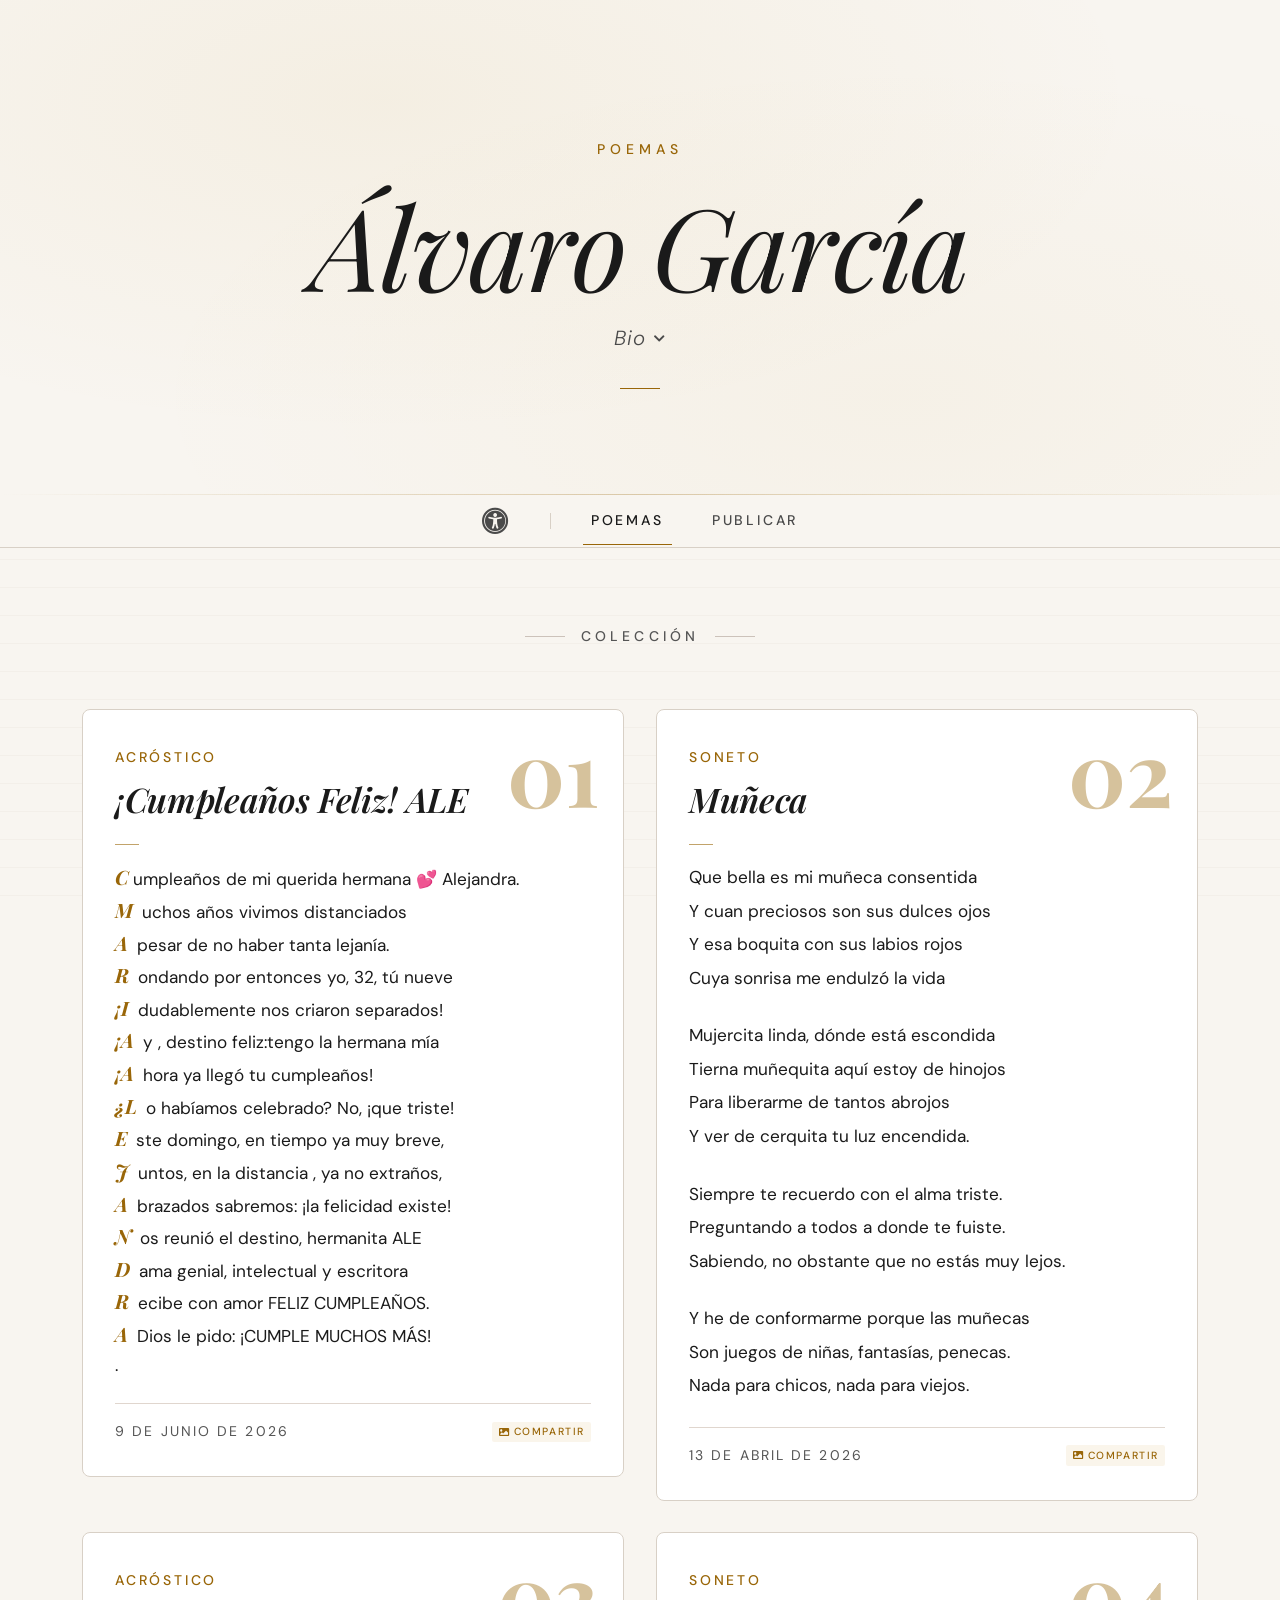
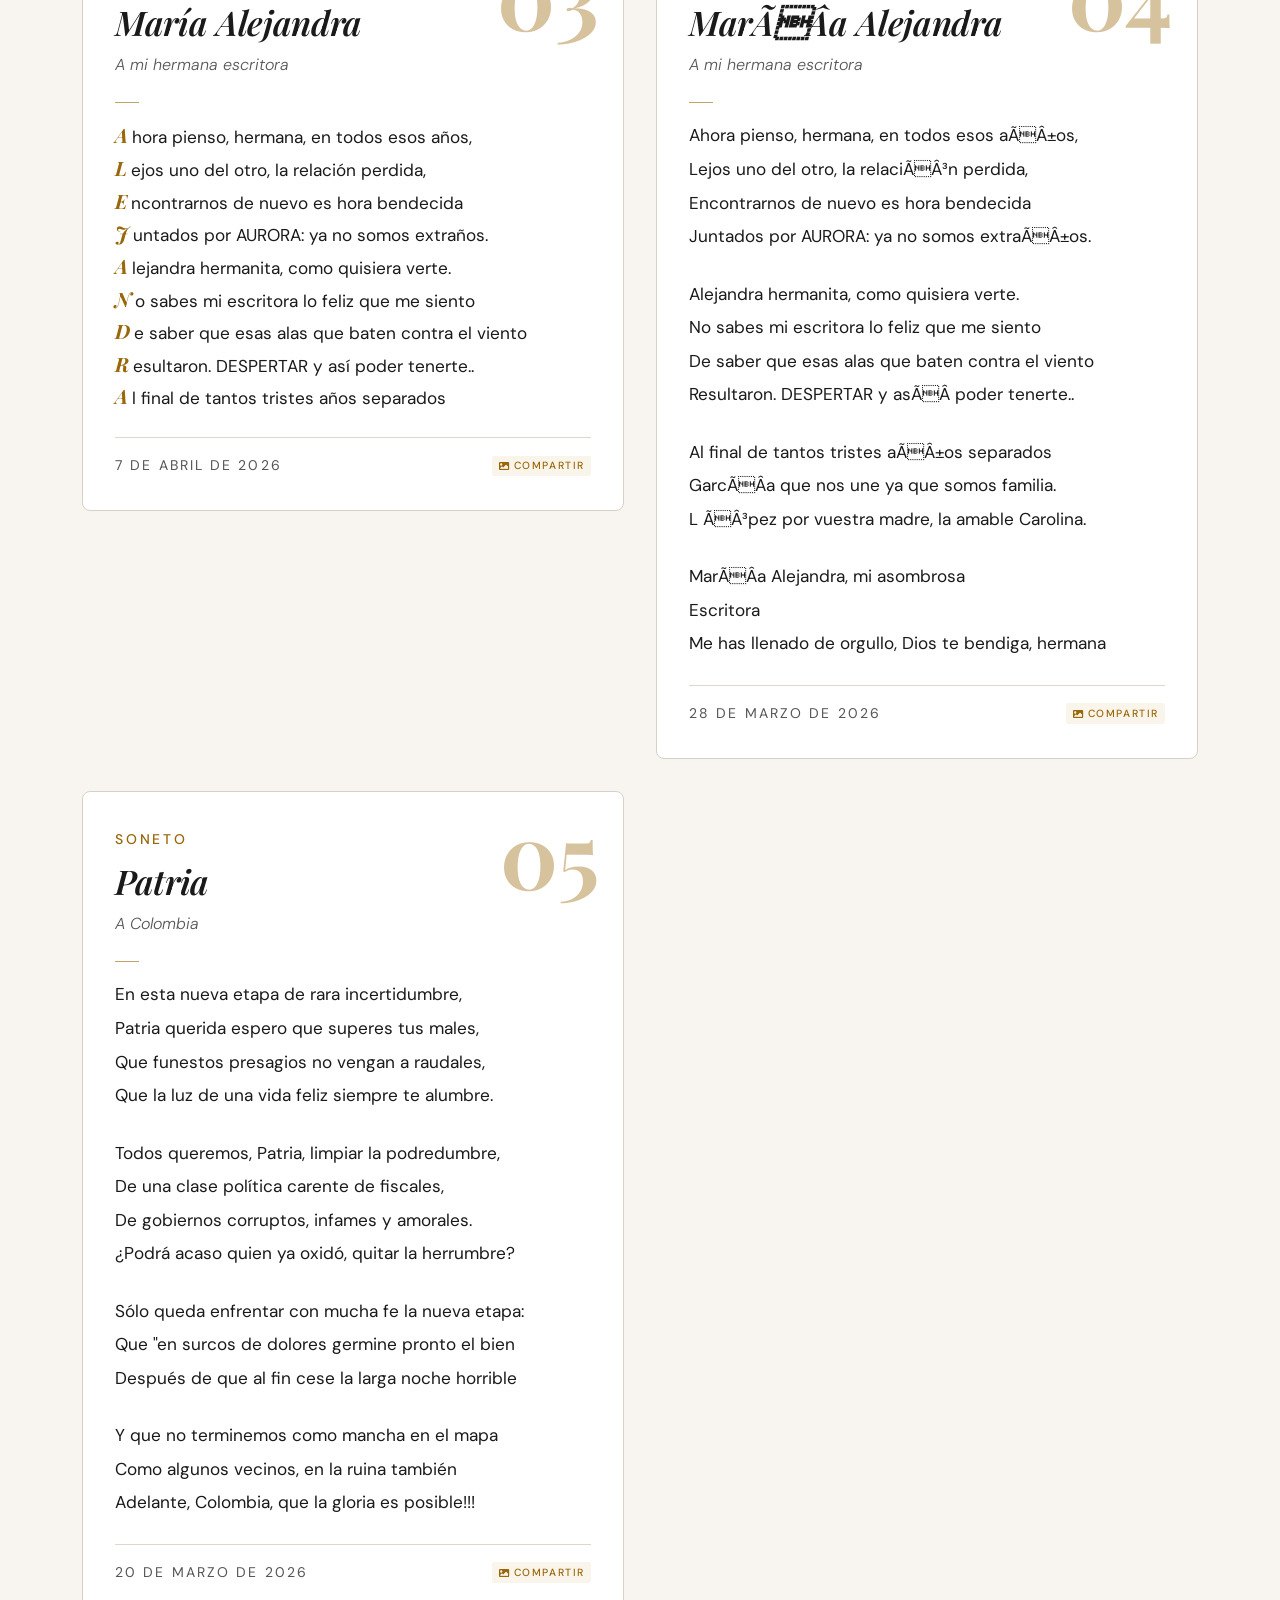
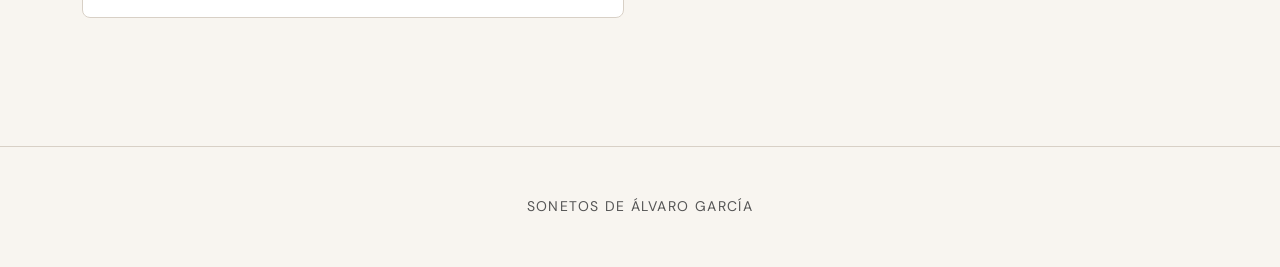
<file: index.html>
<!DOCTYPE html>
<html lang="es">
<head>
  <meta charset="UTF-8">
  <meta name="viewport" content="width=device-width, initial-scale=1.0">
  <title>Álvaro García — Poemas</title>
  <meta name="description" content="Colección de poemas de Álvaro García. Sonetos, acrósticos, haikus y verso libre.">
  <meta name="author" content="Álvaro García">
  <link rel="canonical" href="https://alvaro-garcia-poeta.pages.dev/">

  <!-- Open Graph -->
  <meta property="og:type" content="website">
  <meta property="og:title" content="Álvaro García — Poemas">
  <meta property="og:description" content="Colección de poemas de Álvaro García. Sonetos, acrósticos, haikus y verso libre.">
  <meta property="og:url" content="https://alvaro-garcia-poeta.pages.dev/">
  <meta property="og:site_name" content="Álvaro García — Poeta">
  <meta property="og:locale" content="es_ES">
  <meta property="og:image" content="https://alvaro-garcia-poeta.pages.dev/assets/compaartir-soneto.webp">
  <meta property="og:image:type" content="image/webp">

  <!-- Twitter Card -->
  <meta name="twitter:card" content="summary">
  <meta name="twitter:title" content="Álvaro García — Poemas">
  <meta name="twitter:description" content="Colección de poemas de Álvaro García. Sonetos, acrósticos, haikus y verso libre.">

  <!-- Prevent FOUC (Flash of Unstyled Content) by applying theme immediately -->
  <script>
    (function() {
      try {
        var saved = JSON.parse(localStorage.getItem('a11y-options'));
        var lightMode = saved && saved.lightMode;
        if (lightMode === 'light') {
          document.documentElement.style.colorScheme = 'light';
        } else if (lightMode === 'dark') {
          document.documentElement.style.colorScheme = 'dark';
        }
      } catch (e) { /* ignore */ }
    })();
  </script>

  <!-- Shared head resources (fonts, Bootstrap, FA, shared CSS) -->
  <script src="components/head.js"></script>

  <!-- Page-specific styles -->
  <link rel="stylesheet" href="styles/index.css">
</head>
<body>
  <!-- Hero -->
  <header class="hero" role="banner">
    <span class="hero__overline" aria-hidden="true">Poemas</span>
    <h1 class="hero__title">Álvaro García</h1>
    <button class="bio-toggle hero__subtitle" id="bio-toggle" aria-expanded="false" aria-controls="bio-panel">
      <span class="bio-toggle__label"><em>Bio</em></span>
      <i class="fas fa-chevron-down bio-toggle__icon" aria-hidden="true"></i>
    </button>
    <span class="hero__ornament" aria-hidden="true"></span>
  </header>

  <!-- Bio Panel -->
  <section class="bio-panel" id="bio-panel" hidden aria-labelledby="bio-toggle">
    <div class="bio-panel__inner">
      <div class="bio-panel__photo pe-0 pe-md-4 pb-4 pb-md-0">
        <img src="assets/papi-londres.webp" alt="Retrato de Álvaro García" width="280" height="auto" loading="lazy">
      </div>
      <div class="bio-panel__text">
        <h2 class="bio-panel__name">Álvaro García</h2>
        <p class="bio-panel__rule"><span aria-hidden="true">◆</span></p>
        <p>Poeta y sonetista. Cultiva el verso clásico con sensibilidad contemporánea, explorando los territorios del amor, la memoria y el paisaje a través de la forma cerrada del soneto.</p>
        <p>Su escritura busca el equilibrio entre la disciplina métrica heredada y una voz personal que dialoga con la tradición lírica colombiana.</p>
      </div>
    </div>
  </section>

  <!-- Navigation (sticky below hero) -->
  <script src="components/header.js"></script>

  <!-- Main -->
  <main id="main-content">
    <section class="sonnets-section" aria-labelledby="sonnets-heading">
      <h2 id="sonnets-heading" class="section-label">Colección</h2>
      <div aria-live="polite" aria-atomic="true" class="sr-only" id="sonnets-status"></div>

      <div class="container">
        <div class="masonry-grid row" id="sonnets-grid"></div>
      </div>

      <div class="empty-state" id="empty-state" hidden>
        <div class="empty-state__icon" aria-hidden="true"><i class="fas fa-feather-alt"></i></div>
        <p class="empty-state__text">Aún no hay poemas publicados.</p>
      </div>

      <nav class="paginator" id="paginator" aria-label="Paginación de poemas" hidden>
        <button class="paginator__btn paginator__btn--prev" id="paginator-prev" aria-label="Página anterior">
          <i class="fas fa-chevron-left" aria-hidden="true"></i>
        </button>
        <span class="paginator__info" id="paginator-info"></span>
        <button class="paginator__btn paginator__btn--next" id="paginator-next" aria-label="Página siguiente">
          <i class="fas fa-chevron-right" aria-hidden="true"></i>
        </button>
      </nav>
    </section>
  </main>

  <!-- Accessibility Options -->
  <script src="a11y-options.js" defer></script>

  <!-- Footer -->
  <script src="components/footer.js"></script>

  <!-- Sonnets Loader -->
  <script src="scripts/index.js"></script>

  <!-- Bio Toggle -->
  <script>
    (function () {
      var btn = document.getElementById('bio-toggle');
      var panel = document.getElementById('bio-panel');
      if (!btn || !panel) return;
      btn.addEventListener('click', function () {
        var open = panel.hasAttribute('hidden');
        if (open) {
          panel.removeAttribute('hidden');
          btn.setAttribute('aria-expanded', 'true');
          panel.scrollIntoView({ behavior: 'smooth', block: 'start' });
        } else {
          panel.setAttribute('hidden', '');
          btn.setAttribute('aria-expanded', 'false');
        }
      });
    })();
  </script>
</body>
</html>
</file>
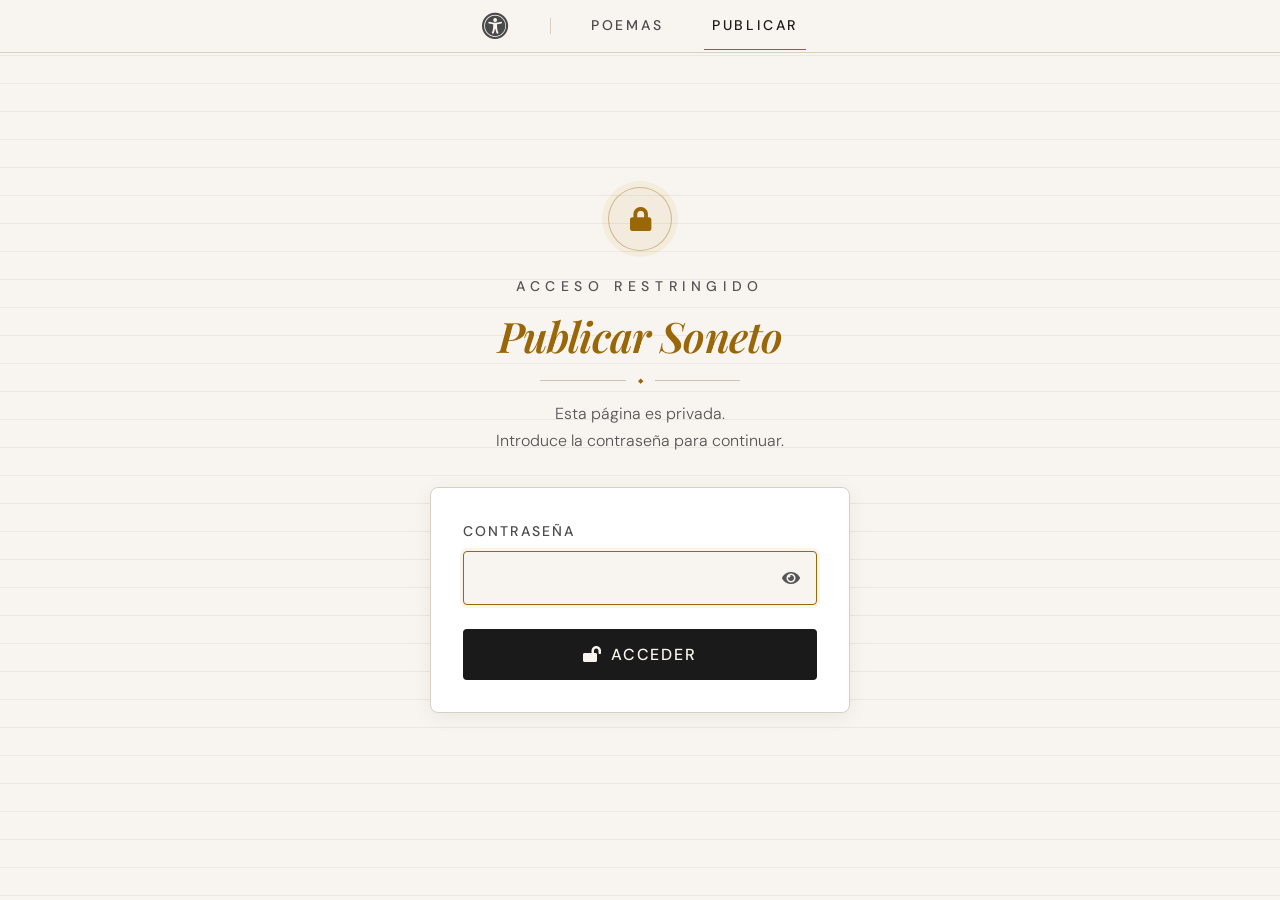
<file: publish.html>
<!DOCTYPE html>
<html lang="es">
<head>
  <meta charset="UTF-8">
  <meta name="viewport" content="width=device-width, initial-scale=1.0">
  <title>Publicar Soneto — Álvaro García</title>
  <meta name="robots" content="noindex, nofollow">

  <!-- Prevent FOUC (Flash of Unstyled Content) by applying theme immediately -->
  <!-- Also check gate auth so CSS hides the gate before first paint -->
  <script>
    (function() {
      try {
        var saved = JSON.parse(localStorage.getItem('a11y-options'));
        var lightMode = saved && saved.lightMode;
        if (lightMode === 'light') {
          document.documentElement.style.colorScheme = 'light';
        } else if (lightMode === 'dark') {
          document.documentElement.style.colorScheme = 'dark';
        }
      } catch (e) { /* ignore */ }
      // Gate: mark authenticated sessions so CSS unlocks main before paint.
      try {
        if (sessionStorage.getItem('publish-auth')) {
          document.documentElement.dataset.gateAuth = '1';
        }
      } catch (e) { /* ignore */ }
    })();
  </script>

  <!-- Shared head resources (fonts, Bootstrap, FA, shared CSS) -->
  <script src="components/head.js"></script>

  <!-- Page-specific styles -->
  <link rel="stylesheet" href="styles/publish.css">
</head>
<body>
  <!-- Header (skip-link + nav) -->
  <script src="components/header.js"></script>

  <!-- Page Gate — shown until password is validated -->
  <div id="page-gate" class="page-gate" role="dialog" aria-modal="true" aria-labelledby="gate-heading">
    <div class="page-gate__inner">
      <div class="page-gate__emblem" aria-hidden="true">
        <i class="fas fa-lock"></i>
      </div>
      <span class="page-gate__overline" aria-hidden="true">Acceso restringido</span>
      <h1 id="gate-heading" class="page-gate__title"><em>Publicar Soneto</em></h1>
      <div class="page-gate__rule" aria-hidden="true"><span>◆</span></div>
      <p class="page-gate__subtitle">Esta página es privada.<br>Introduce la contraseña para continuar.</p>
      <form id="gateForm" class="page-gate__form" novalidate>
        <div class="form-group">
          <label for="gate-password">Contraseña</label>
          <div class="password-wrapper">
            <input
              type="password"
              id="gate-password"
              name="gate-password"
              required
              autocomplete="current-password"
              aria-describedby="gate-error"
            >
            <button type="button" class="password-toggle" data-target="gate-password" aria-label="Mostrar contraseña">
              <i class="fas fa-eye" aria-hidden="true"></i>
            </button>
          </div>
          <div class="form-error" id="gate-error" aria-live="assertive"></div>
        </div>
        <button type="submit" class="btn-publish" id="gate-submit-btn">
          <i class="fas fa-lock-open" aria-hidden="true"></i>
          Acceder
        </button>
      </form>
    </div>
  </div>

  <!-- Main Content (hidden until gate is passed) -->
  <main id="main-content">
    <section class="publish-section" aria-labelledby="publish-heading">

      <!-- Poem Type Picker -->
      <div class="poem-type-picker" role="group" aria-labelledby="poem-type-label">
        <span id="poem-type-label" class="poem-type-picker__label">Tipo de composición</span>
        <div class="poem-type-picker__options">
          <label class="poem-type-option">
            <input type="radio" name="poem-type" value="soneto" checked>
            <span class="poem-type-option__inner">
              <i class="fas fa-scroll" aria-hidden="true"></i>
              Soneto
            </span>
          </label>
          <label class="poem-type-option">
            <input type="radio" name="poem-type" value="acrostico">
            <span class="poem-type-option__inner">
              <i class="fas fa-signature" aria-hidden="true"></i>
              Acróstico
            </span>
          </label>
          <label class="poem-type-option">
            <input type="radio" name="poem-type" value="haiku">
            <span class="poem-type-option__inner">
              <i class="fas fa-leaf" aria-hidden="true"></i>
              Haiku
            </span>
          </label>
          <label class="poem-type-option">
            <input type="radio" name="poem-type" value="verso-libre">
            <span class="poem-type-option__inner">
              <i class="fas fa-feather" aria-hidden="true"></i>
              Verso libre
            </span>
          </label>
        </div>
      </div>

      <div class="publish-header">
        <span class="publish-header__overline" aria-hidden="true">Nuevo</span>
        <h1 id="publish-heading" class="publish-header__title">Publicar Soneto</h1>
        <p id="publish-subtitle" class="publish-header__subtitle">Escribe o pega un soneto de 14 versos</p>
      </div>

      <!-- Form + Preview (side-by-side) -->
      <div class="publish-layout">
        <div class="publish-layout__form-column">
          <form id="sonnetForm" class="publish-form" novalidate>

              <!-- Password -->
              <div class="form-group">
                <label for="password">Contraseña</label>
                <div class="password-wrapper">
                  <input
                    type="password"
                    id="password"
                    name="password"
                    required
                    autocomplete="current-password"
                    aria-describedby="password-hint password-error"
                  >
                  <button type="button" class="password-toggle" aria-label="Mostrar contraseña" data-target="password">
                    <i class="fas fa-eye" aria-hidden="true"></i>
                  </button>
                </div>
                <span class="form-hint" id="password-hint">Contraseña de publicación</span>
                <div class="form-error" id="password-error" aria-live="assertive"></div>
              </div>

              <!-- Title -->
              <div class="form-group">
                <label for="title" id="title-label">Título del soneto</label>
                <input
                  type="text"
                  id="title"
                  name="title"
                  required
                  maxlength="200"
                  aria-describedby="title-error"
                >
                <div class="form-error" id="title-error" aria-live="assertive"></div>
              </div>

              <!-- Dedication -->
              <div class="form-group">
                <label for="dedication">
                  Dedicatoria
                  <span class="form-hint" style="display:inline; text-transform:none; letter-spacing:0; font-weight:400;">(opcional)</span>
                </label>
                <input
                  type="text"
                  id="dedication"
                  name="dedication"
                  maxlength="200"
                >
              </div>

              <!-- Sonnet body -->
              <div class="form-group">
                <label for="sonnet" id="poem-body-label">Soneto</label>
                <span class="form-hint" id="sonnet-hint">14 versos, uno por línea. Dos cuartetos (4+4) y dos tercetos (3+3).</span>
                <textarea
                  id="sonnet"
                  name="sonnet"
                  required
                  aria-describedby="sonnet-hint verse-count sonnet-error"
                ></textarea>
                <div class="verse-counter" id="verse-count" aria-live="polite">0 / 14 versos</div>
                <div class="form-error" id="sonnet-error" aria-live="assertive"></div>
              </div>

              <!-- Submit -->
              <button type="submit" class="btn-publish" id="submit-btn">
                <i class="fas fa-feather-alt" aria-hidden="true"></i>
                Publicar Soneto
              </button>

              <!-- Status -->
              <div id="form-status" class="form-status" role="status" aria-live="polite"></div>
            </form>
        </div>

        <!-- Live Preview (beside form) -->
        <div class="publish-layout__preview-column">
          <div class="preview-section" aria-labelledby="preview-heading">
            <h2 id="preview-heading" class="preview-heading">Vista previa</h2>
            <div class="preview-card" id="preview-card" aria-live="polite">
              <p class="preview-placeholder" id="preview-placeholder">
                La vista previa se mostrará aquí al escribir el soneto.
              </p>
            </div>
          </div>
        </div>
      </div>

      <!-- Sonnets List -->
      <div class="sonnets-section container" aria-labelledby="sonnets-heading">
        <h2 id="sonnets-heading" class="sonnets-heading mt-5">Biblioteca de Sonetos</h2>
        <div class="sonnets-table-head" aria-hidden="true">
          <span>Fecha</span>
          <span>Título</span>
          <span>Primeros versos</span>
          <span></span>
        </div>
        <div id="sonnets-list" class="sonnets-list" role="status" aria-live="polite"></div>
      </div>
    </section>
  </main>

  <!-- Delete Password Dialog -->
  <div class="password-dialog-overlay" id="delete-password-dialog" hidden>
    <div class="password-dialog" role="dialog" aria-labelledby="delete-dialog-title" aria-modal="true">
      <h3 id="delete-dialog-title" class="password-dialog__title">Contraseña requerida</h3>
      <p class="password-dialog__text">Introduce la contraseña para ocultar el soneto:</p>
      <div class="password-wrapper">
        <input
          type="password"
          id="delete-password-input"
          class="password-dialog__input"
          autocomplete="off"
          aria-label="Contraseña"
        >
        <button type="button" class="password-toggle" aria-label="Mostrar contraseña" data-target="delete-password-input">
          <i class="fas fa-eye" aria-hidden="true"></i>
        </button>
      </div>
      <div class="password-dialog__actions">
        <button type="button" class="password-dialog__btn password-dialog__btn--cancel" id="delete-dialog-cancel">Cancelar</button>
        <button type="button" class="password-dialog__btn password-dialog__btn--confirm" id="delete-dialog-confirm">Ocultar</button>
      </div>
    </div>
  </div>

  <!-- Accessibility Options -->
  <script src="a11y-options.js"></script>

  <!-- Footer -->
  <script src="components/footer.js"></script>

  <!-- Gate Handler (runs before publish form handler) -->
  <script src="scripts/gate.js"></script>

  <!-- Sonnet Manager Handler (fetch & delete) -->
  <script src="scripts/sonnet-manager.js"></script>

  <!-- Publish Form Handler -->
  <script src="scripts/publish.js"></script>

  <!-- Password Toggle -->
  <script>
    document.querySelectorAll('.password-toggle').forEach(function(btn) {
      btn.addEventListener('click', function() {
        var targetId = this.getAttribute('data-target');
        var input = document.getElementById(targetId);
        if (!input) return;
        var isHidden = input.type === 'password';
        input.type = isHidden ? 'text' : 'password';
        this.setAttribute('aria-label', isHidden ? 'Ocultar contraseña' : 'Mostrar contraseña');
        this.querySelector('i').className = isHidden ? 'fas fa-eye-slash' : 'fas fa-eye';
      });
    });
  </script>


</body>
</html>
</file>
<file: styles/index.css>
.hero{position:relative;background:var(--color-bg-hero);color:var(--color-ink-hero);overflow:hidden;display:flex;flex-direction:column;justify-content:center;align-items:center;text-align:center;padding:var(--space-32) var(--space-4) var(--space-24);min-height:55vh}.hero::before{content:"";position:absolute;inset:0;background:radial-gradient(ellipse at 30% 20%, rgba(184, 134, 11, 0.06) 0%, transparent 60%),radial-gradient(ellipse at 70% 80%, rgba(184, 134, 11, 0.04) 0%, transparent 60%);pointer-events:none}.hero::after{content:"";position:absolute;bottom:0;left:0;right:0;height:0.0625rem;background:linear-gradient(90deg, transparent, var(--color-accent), transparent);opacity:.3}.hero__overline{font-family:var(--font-body);font-size:var(--text-xs);font-weight:500;text-transform:uppercase;letter-spacing:.35em;color:var(--color-accent);margin-bottom:var(--space-6);position:relative}.hero__title{font-family:var(--font-display);font-size:var(--text-6xl);font-weight:400;font-style:italic;letter-spacing:-0.02em;line-height:1.05;margin:0 0 var(--space-4);position:relative}.hero__subtitle{font-family:var(--font-body);font-size:var(--text-lg);font-weight:300;color:var(--color-ink-hero-muted);margin:0;letter-spacing:.04em;position:relative}.hero__ornament{display:block;width:2.5rem;height:0.0625rem;background:var(--color-accent);margin:var(--space-8) auto 0;opacity:.5;position:relative}.bio-toggle{display:inline-flex;align-items:center;gap:var(--space-2);margin:0;padding:0;font-family:var(--font-body);font-size:var(--text-lg);font-weight:300;letter-spacing:.04em;color:var(--color-ink-hero-muted);background:rgba(0,0,0,0);border:none;cursor:pointer;position:relative;transition:color var(--duration-fast) var(--ease-out)}.bio-toggle:hover,.bio-toggle:focus-visible{color:var(--color-accent)}.bio-toggle:focus-visible{outline:0.125rem dashed var(--color-accent);outline-offset:0.125rem}.bio-toggle:hover:not(:focus-visible){outline:none}.bio-toggle[aria-expanded=true] .bio-toggle__icon{transform:rotate(180deg)}.bio-toggle__icon{font-size:.6em;transition:transform var(--duration-fast) var(--ease-out)}.bio-panel{position:relative;z-index:1;background:var(--color-bg-hero);border-bottom:0.0625rem solid var(--color-border-subtle);overflow:hidden}.bio-panel[hidden]{display:none}.bio-panel__inner{display:flex;align-items:flex-start;gap:var(--space-10);max-width:45rem;margin:0 auto;padding:var(--space-12) var(--space-6) var(--space-16)}.bio-panel__photo{flex-shrink:0}.bio-panel__photo img{display:block;width:11.25rem;height:11.25rem;object-fit:cover;border-radius:50%;border:0.1875rem solid var(--color-accent-subtle);box-shadow:0 0.5rem 1.5rem rgba(0,0,0,.12)}.bio-panel__text{font-family:var(--font-body);font-size:var(--text-sm);font-weight:300;line-height:1.8;color:var(--color-ink-hero-muted)}.bio-panel__text p{margin:0 0 var(--space-4)}.bio-panel__text p:last-child{margin-bottom:0}.bio-panel__name{font-family:var(--font-display);font-size:var(--text-xl);font-weight:600;font-style:italic;color:var(--color-ink-hero);margin:0 0 var(--space-2)}.bio-panel__rule{font-size:0.375rem;color:var(--color-accent);margin:0 0 var(--space-4);letter-spacing:.5em}@media(max-width: 767px){.bio-panel__inner{flex-direction:column;align-items:center;text-align:center}.bio-panel__photo img{width:8.75rem;height:8.75rem}}.sonnets-section{padding:var(--space-20) 0 var(--space-32)}.section-label{font-family:var(--font-body);font-size:var(--text-xs);font-weight:500;text-transform:uppercase;letter-spacing:.3em;color:var(--color-ink-muted);text-align:center;margin-bottom:var(--space-16);display:flex;align-items:center;justify-content:center;gap:var(--space-4)}.section-label::before,.section-label::after{content:"";width:2.5rem;height:0.0625rem;background:var(--color-divider)}.masonry-grid{--bs-gutter-x: 2rem;--bs-gutter-y: 2rem}.a11y-font-150 .masonry-item,.a11y-font-200 .masonry-item{flex:0 0 100%;max-width:100%}.sonnet-card{background:var(--color-surface);border:0.0625rem solid var(--color-border);border-radius:var(--radius-lg);padding:var(--space-8);position:relative;container-type:inline-size;container-name:sonnet;transition:box-shadow var(--duration-normal) var(--ease-out),transform var(--duration-normal) var(--ease-out),border-color var(--duration-normal) var(--ease-out)}.sonnet-card:hover{box-shadow:var(--shadow-xl);transform:translateY(-0.1875rem);border-color:var(--color-accent)}@media(prefers-reduced-motion: reduce){.sonnet-card,.sonnet-card:hover{transition:none;transform:none}}.sonnet-card__number{font-family:var(--font-display);font-size:var(--text-5xl);font-weight:700;color:var(--color-accent-medium);line-height:1;position:absolute;top:var(--space-4);right:var(--space-6);pointer-events:none;user-select:none}.sonnet-card__header{margin-bottom:var(--space-6);position:relative}.sonnet-card__type{display:inline-block;font-family:var(--font-body);font-size:var(--text-xs);font-weight:500;text-transform:uppercase;letter-spacing:.2em;color:var(--color-accent);margin-bottom:var(--space-2)}.sonnet-card__title{font-family:var(--font-display);font-size:var(--text-2xl);font-weight:600;font-style:italic;color:var(--color-ink);margin:0;line-height:1.25;letter-spacing:-0.01em}.sonnet-card__dedication{font-family:var(--font-body);font-size:var(--text-sm);font-weight:300;font-style:italic;color:var(--color-ink-muted);margin:var(--space-2) 0 0}.sonnet-card__divider{width:1.5rem;height:0.0625rem;background:var(--color-accent);border:none;margin:var(--space-4) 0;opacity:.6}.sonnet-card__stanza{margin-bottom:var(--space-6);font-family:var(--font-body);font-size:var(--text-base);font-weight:400;line-height:1.95;color:var(--color-ink)}.sonnet-card__stanza:last-of-type{margin-bottom:0}.sonnet-card__verse{display:block}.sonnet-card[data-poem-type=acrostico] .sonnet-card__stanza{line-height:1.65}.sonnet-card[data-poem-type=acrostico] .sonnet-card__verse::first-letter{font-family:var(--font-display);font-weight:700;font-style:italic;font-size:1.15em;color:var(--color-accent);margin-right:.18em}.sonnet-card__footer{margin-top:var(--space-6);padding-top:var(--space-4);border-top:0.0625rem solid var(--color-border-subtle);display:flex;align-items:center;justify-content:space-between}.sonnet-card__date{font-family:var(--font-body);font-size:var(--text-xs);font-weight:400;text-transform:uppercase;letter-spacing:.15em;color:var(--color-ink-muted)}.sonnet-card__share{display:inline-flex;align-items:center;gap:.35em;font-family:var(--font-body);font-size:.65rem;font-weight:500;text-transform:uppercase;letter-spacing:.15em;color:var(--color-accent);background:var(--color-accent-subtle);padding:.15em .6em;border:none;border-radius:0.125rem;cursor:pointer;transition:color var(--duration-fast) var(--ease-out),background var(--duration-fast) var(--ease-out)}.sonnet-card__share:hover,.sonnet-card__share:focus-visible{color:var(--color-bg);background:var(--color-accent)}.sonnet-card__share:focus-visible{outline:0.125rem dashed var(--color-accent);outline-offset:0.125rem}.sonnet-card__share:hover:not(:focus-visible){outline:none}@container sonnet (min-width: 28.125rem){.sonnet-card{padding:var(--space-12)}}.empty-state{text-align:center;padding:var(--space-20) var(--space-4)}.empty-state__icon{font-size:var(--text-3xl);color:var(--color-ink-muted);opacity:.25;margin-bottom:var(--space-4)}.empty-state__text{font-family:var(--font-display);font-size:var(--text-xl);font-style:italic;color:var(--color-ink-muted)}.paginator{display:flex;align-items:center;justify-content:center;gap:var(--space-4);padding:var(--space-12) 0 var(--space-4)}.paginator[hidden]{display:none}.paginator__btn{display:inline-flex;align-items:center;justify-content:center;width:2.25rem;height:2.25rem;padding:0;font-size:var(--text-sm);color:var(--color-ink-muted);background:rgba(0,0,0,0);border:0.0625rem solid var(--color-border);border-radius:50%;cursor:pointer;transition:color var(--duration-fast) var(--ease-out),border-color var(--duration-fast) var(--ease-out),background var(--duration-fast) var(--ease-out)}.paginator__btn:hover:not(:disabled),.paginator__btn:focus-visible:not(:disabled){color:var(--color-accent);border-color:var(--color-accent);background:var(--color-accent-subtle)}.paginator__btn:focus-visible:not(:disabled){outline:0.125rem dashed var(--color-accent);outline-offset:0.125rem}.paginator__btn:hover:not(:disabled):not(:focus-visible){outline:none}.paginator__btn:disabled{opacity:.3;cursor:not-allowed}.paginator__info{font-family:var(--font-body);font-size:var(--text-sm);font-weight:400;letter-spacing:.1em;color:var(--color-ink-muted);min-width:3.75rem;text-align:center}@media(prefers-reduced-motion: no-preference){.hero__overline,.hero__title,.hero__subtitle,.hero__ornament{opacity:0;transform:translateY(1rem);animation:revealUp .7s var(--ease-out) forwards}.hero__overline{animation-delay:.1s}.hero__title{animation-delay:.25s}.hero__subtitle{animation-delay:.4s}.hero__ornament{animation-delay:.55s}.sonnet-card{opacity:0;transform:translateY(1.5rem);animation:revealUp var(--duration-slow) var(--ease-out) forwards}.sonnet-card:nth-child(1){animation-delay:.05s}.sonnet-card:nth-child(2){animation-delay:.15s}.sonnet-card:nth-child(3){animation-delay:.25s}.sonnet-card:nth-child(4){animation-delay:.35s}.sonnet-card:nth-child(5){animation-delay:.45s}.sonnet-card:nth-child(6){animation-delay:.55s}@keyframes revealUp{to{opacity:1;transform:translateY(0)}}}@media(max-width: 575px){.hero{padding:var(--space-20) var(--space-4) var(--space-12);min-height:40vh}.sonnet-card{padding:var(--space-6)}}
</file>
<file: styles/publish.css>
@charset "UTF-8";
/*REM*/
/* ══════════════════════════════════════════
   PAGE GATE — password protection overlay
   ══════════════════════════════════════════ */
/* Main content: hidden by default; revealed when authenticated. */
#main-content {
  display: none;
}

/* Hide ruled-paper texture on publish page (gate has its own) */
body::before {
  display: none;
}

:root[data-gate-auth] #main-content {
  display: block;
}

/* Gate overlay — full-screen, above everything. */
.page-gate {
  position: fixed;
  inset: 0;
  z-index: 9999;
  background: var(--color-bg-hero);
  display: flex;
  align-items: center;
  justify-content: center;
  padding: var(--space-8) var(--space-4);
  /* Ruled paper texture — subtle editorial feel */
}
.page-gate::before {
  content: "";
  position: absolute;
  inset: 0;
  background-image: repeating-linear-gradient(to bottom, transparent 0, transparent 1.6875rem, var(--color-border-subtle) 1.6875rem, var(--color-border-subtle) 1.75rem);
  opacity: 0.45;
  pointer-events: none;
}

/* Hide gate once authenticated. */
:root[data-gate-auth] .page-gate {
  display: none;
}

.page-gate__inner {
  position: relative;
  width: 100%;
  max-width: 26.25rem;
  text-align: center;
}
@media (prefers-reduced-motion: no-preference) {
  .page-gate__inner {
    animation: gate-card-enter var(--duration-slow) var(--ease-out) both;
  }
}

@keyframes gate-card-enter {
  from {
    opacity: 0;
    transform: translateY(1.25rem);
  }
  to {
    opacity: 1;
    transform: none;
  }
}
/* Show nav above gate when not authenticated */
:root:not([data-gate-auth]) .site-nav {
  position: fixed;
  top: 0;
  left: 0;
  right: 0;
  z-index: 10000;
}

/* Ensure a11y panel + overlay appear above gate + nav */
:root:not([data-gate-auth]) .a11y-panel {
  z-index: 10002 !important;
}
:root:not([data-gate-auth]) .a11y-overlay {
  z-index: 10001 !important;
}

/* Lock emblem */
.page-gate__emblem {
  margin: 0 auto var(--space-6);
  width: 4rem;
  height: 4rem;
  display: flex;
  align-items: center;
  justify-content: center;
  border: 0.0625rem solid var(--color-accent-medium);
  border-radius: 50%;
  color: var(--color-accent);
  font-size: var(--text-xl);
  background: var(--color-accent-subtle);
  box-shadow: 0 0 0 0.375rem var(--color-accent-subtle);
}

/* Overline */
.page-gate__overline {
  font-family: var(--font-body);
  font-size: var(--text-xs);
  font-weight: 500;
  text-transform: uppercase;
  letter-spacing: 0.4em;
  color: var(--color-ink-muted);
  margin-bottom: var(--space-3);
  display: block;
}

/* Title */
.page-gate__title {
  font-family: var(--font-display);
  font-size: var(--text-3xl);
  font-weight: 600;
  color: var(--color-ink);
  margin: 0 0 var(--space-2);
  letter-spacing: -0.02em;
}
.page-gate__title em {
  font-style: italic;
  color: var(--color-accent);
}

/* Decorative rule with diamond */
.page-gate__rule {
  display: flex;
  align-items: center;
  justify-content: center;
  gap: var(--space-3);
  margin: 1rem auto;
  max-width: 12.5rem;
}
.page-gate__rule::before, .page-gate__rule::after {
  content: "";
  flex: 1;
  height: 0.0625rem;
  background: var(--color-divider);
}
.page-gate__rule span {
  font-size: 0.4375rem;
  color: var(--color-accent);
  line-height: 1;
}

/* Subtitle */
.page-gate__subtitle {
  font-family: var(--font-body);
  font-size: var(--text-sm);
  font-weight: 300;
  color: var(--color-ink-muted);
  margin: 0 0 var(--space-8);
  line-height: 1.7;
}

/* Form card */
.page-gate__form {
  text-align: left;
  background: var(--color-surface);
  border: 0.0625rem solid var(--color-border);
  border-radius: var(--radius-lg);
  padding: var(--space-8);
  box-shadow: var(--shadow-md);
}

/* View Transitions — gate unlock */
#page-gate {
  view-transition-name: gate-overlay;
}

@media (prefers-reduced-motion: no-preference) {
  ::view-transition-old(gate-overlay) {
    animation: gate-fade-out var(--duration-slow) var(--ease-in-out) both;
  }
  ::view-transition-new(gate-overlay) {
    display: none;
  }
  @keyframes gate-fade-out {
    from {
      opacity: 1;
      transform: scale(1);
    }
    to {
      opacity: 0;
      transform: scale(1.015);
    }
  }
}
/* ══════════════════════════════════════════
   PUBLISH PAGE
   ══════════════════════════════════════════ */
.publish-section {
  padding: var(--space-20) 0 var(--space-24);
}

/* ── Poem Type Picker ── */
.poem-type-picker {
  text-align: center;
  margin-bottom: var(--space-8);
  padding: 0 var(--space-4);
}

.poem-type-picker__label {
  position: absolute;
  width: 1px;
  height: 1px;
  overflow: hidden;
  clip: rect(0, 0, 0, 0);
  white-space: nowrap;
  border: 0;
}

.poem-type-picker__options {
  display: inline-flex;
  flex-wrap: wrap;
  justify-content: center;
  gap: 0.25rem;
  padding: 0.25rem;
  background: var(--color-bg-alt);
  border: 0.0625rem solid var(--color-border);
  border-radius: var(--radius-lg);
  box-shadow: var(--shadow-sm);
}

.poem-type-option {
  display: block;
}

.poem-type-option input[type='radio'] {
  position: absolute;
  opacity: 0;
  width: 0;
  height: 0;
}

.poem-type-option__inner {
  display: inline-flex;
  align-items: center;
  gap: var(--space-2);
  padding: var(--space-2) var(--space-4);
  font-family: var(--font-body);
  font-size: var(--text-sm);
  font-weight: 400;
  color: var(--color-ink-muted);
  border-radius: 0.375rem;
  cursor: pointer;
  transition: background var(--duration-fast) var(--ease-out),
              color var(--duration-fast) var(--ease-out);
  white-space: nowrap;
  user-select: none;
}

.poem-type-option__inner i {
  font-size: var(--text-xs);
}

.poem-type-option input[type='radio']:checked + .poem-type-option__inner {
  background: var(--color-ink);
  color: var(--color-bg);
}

.poem-type-option input[type='radio']:focus-visible + .poem-type-option__inner {
  outline: 0.125rem dashed var(--color-accent);
  outline-offset: 0.125rem;
}

.poem-type-option:hover .poem-type-option__inner {
  color: var(--color-ink);
  background: var(--color-surface-hover);
}

.poem-type-option input[type='radio']:checked + .poem-type-option__inner:hover {
  background: var(--color-ink);
  color: var(--color-bg);
}

/* ── Layout: Form + Preview side-by-side ── */
.publish-layout {
  display: grid;
  grid-template-columns: 1fr;
  gap: var(--space-8);
  padding: 0 var(--space-4);
  margin-bottom: var(--space-12);
}
@media (min-width: 1024px) {
  .publish-layout {
    grid-template-columns: 1fr 1fr;
    padding: 0 var(--space-6);
  }
}
@media (min-width: 1400px) {
  .publish-layout {
    grid-template-columns: 1.1fr 1fr;
  }
}

.publish-header {
  text-align: center;
  margin-bottom: var(--space-12);
}

.publish-header__overline {
  font-family: var(--font-body);
  font-size: var(--text-xs);
  font-weight: 500;
  text-transform: uppercase;
  letter-spacing: 0.35em;
  color: var(--color-accent);
  margin-bottom: var(--space-3);
  display: block;
}

.publish-header__title {
  font-family: var(--font-display);
  font-size: var(--text-3xl);
  font-weight: 600;
  font-style: italic;
  color: var(--color-ink);
  margin: 0 0 var(--space-2);
  letter-spacing: -0.01em;
}

.publish-header__subtitle {
  font-family: var(--font-body);
  font-size: var(--text-base);
  font-weight: 300;
  color: var(--color-ink-muted);
  margin: 0;
  letter-spacing: 0.02em;
}

/* ── Form ── */
.publish-form {
  background: var(--color-surface);
  border: 0.0625rem solid var(--color-border);
  border-radius: var(--radius-lg);
  padding: var(--space-8) var(--space-6);
  max-width: 40rem;
  margin: 0 auto;
}
@media (min-width: 576px) {
  .publish-form {
    padding: var(--space-12) var(--space-8);
  }
}

.form-group {
  margin-bottom: var(--space-6);
}
.form-group label {
  display: block;
  font-family: var(--font-body);
  font-size: var(--text-xs);
  font-weight: 500;
  text-transform: uppercase;
  letter-spacing: 0.15em;
  color: var(--color-ink-secondary);
  margin-bottom: var(--space-2);
}
.form-group .form-hint {
  display: block;
  font-family: var(--font-body);
  font-size: var(--text-xs);
  font-weight: 300;
  color: var(--color-ink-muted);
  margin-bottom: var(--space-2);
}
.form-group input[type=text],
.form-group input[type=password],
.form-group textarea {
  width: 100%;
  padding: var(--space-3) var(--space-4);
  font-family: var(--font-body);
  font-size: var(--text-base);
  font-weight: 300;
  line-height: 1.6;
  color: var(--color-ink);
  background: var(--color-bg);
  border: 0.0625rem solid var(--color-border);
  border-radius: var(--radius-md);
  transition: border-color var(--duration-fast) var(--ease-out), box-shadow var(--duration-fast) var(--ease-out);
  min-height: 2.75rem;
}
.form-group input:focus,
.form-group textarea:focus {
  border-color: var(--color-accent);
  box-shadow: 0 0 0 0.1875rem var(--color-accent-subtle);
  outline: none;
}
.form-group textarea {
  min-height: 20rem;
  resize: vertical;
}
.form-group input[aria-invalid=true],
.form-group textarea[aria-invalid=true] {
  border-color: var(--color-error);
}
.form-group .form-error {
  font-family: var(--font-body);
  font-size: var(--text-xs);
  color: var(--color-error);
  margin-top: var(--space-2);
}
.form-group .form-error:empty {
  display: none;
}

/* ── Password wrapper + toggle ── */
.password-wrapper {
  position: relative;
}
.password-wrapper input {
  padding-right: 2.75rem;
}
.password-wrapper input::-ms-reveal, .password-wrapper input::-webkit-contacts-auto-fill-button, .password-wrapper input::-webkit-credentials-auto-fill-button {
  display: none !important;
  visibility: hidden;
  pointer-events: none;
}

.password-toggle {
  position: absolute;
  right: var(--space-2);
  top: 50%;
  transform: translateY(-50%);
  display: inline-flex;
  align-items: center;
  justify-content: center;
  width: 2.25rem;
  height: 2.25rem;
  padding: 0;
  font-size: var(--text-sm);
  color: var(--color-ink-muted);
  background: transparent;
  border: none;
  border-radius: var(--radius-sm);
  cursor: pointer;
  transition: color var(--duration-fast) var(--ease-out);
}
.password-toggle:hover, .password-toggle:focus-visible {
  color: var(--color-ink);
  outline: none;
}

/* ── Delete Password Dialog ── */
.password-dialog-overlay {
  position: fixed;
  inset: 0;
  z-index: 10000;
  background: rgba(0, 0, 0, 0.5);
  display: flex;
  align-items: center;
  justify-content: center;
  padding: var(--space-4);
}
.password-dialog-overlay[hidden] {
  display: none;
}

.password-dialog {
  background: var(--color-bg);
  border: 0.0625rem solid var(--color-border);
  border-radius: var(--radius-lg);
  padding: var(--space-8) var(--space-6);
  width: 100%;
  max-width: 23.75rem;
  box-shadow: 0 1rem 3rem rgba(0, 0, 0, 0.2);
}

.password-dialog__title {
  font-family: var(--font-display);
  font-size: var(--text-lg);
  font-weight: 600;
  font-style: italic;
  color: var(--color-ink);
  margin: 0 0 var(--space-2);
}

.password-dialog__text {
  font-family: var(--font-body);
  font-size: var(--text-sm);
  font-weight: 300;
  color: var(--color-ink-muted);
  margin: 0 0 var(--space-4);
}

.password-dialog__input {
  width: 100%;
  padding: var(--space-3) var(--space-4);
  padding-right: 2.75rem;
  font-family: var(--font-body);
  font-size: var(--text-base);
  font-weight: 300;
  color: var(--color-ink);
  background: var(--color-bg);
  border: 0.0625rem solid var(--color-border);
  border-radius: var(--radius-md);
  min-height: 2.75rem;
  transition: border-color var(--duration-fast) var(--ease-out);
}
.password-dialog__input:focus {
  border-color: var(--color-accent);
  box-shadow: 0 0 0 0.1875rem var(--color-accent-subtle);
  outline: none;
}

.password-dialog__actions {
  display: flex;
  justify-content: flex-end;
  gap: var(--space-3);
  margin-top: var(--space-6);
}

.password-dialog__btn {
  padding: var(--space-2) var(--space-5);
  font-family: var(--font-body);
  font-size: var(--text-sm);
  font-weight: 500;
  border-radius: var(--radius-md);
  cursor: pointer;
  transition: background var(--duration-fast) var(--ease-out), color var(--duration-fast) var(--ease-out);
}
.password-dialog__btn--cancel {
  color: var(--color-ink-muted);
  background: transparent;
  border: 0.0625rem solid var(--color-border);
}
.password-dialog__btn--cancel:hover {
  background: var(--color-bg-hero);
}
.password-dialog__btn--confirm {
  color: #fff;
  background: var(--color-error);
  border: none;
}
.password-dialog__btn--confirm:hover {
  background: color-mix(in srgb, var(--color-error) 85%, black);
}

/* ── Buttons ── */
.btn-publish {
  display: inline-flex;
  align-items: center;
  justify-content: center;
  gap: var(--space-2);
  width: 100%;
  min-height: 3rem;
  padding: var(--space-3) var(--space-6);
  font-family: var(--font-body);
  font-size: var(--text-sm);
  font-weight: 500;
  letter-spacing: 0.12em;
  text-transform: uppercase;
  color: var(--color-bg);
  background: var(--color-ink);
  border: none;
  border-radius: var(--radius-md);
  cursor: pointer;
  transition: background var(--duration-fast) var(--ease-out), transform var(--duration-fast) var(--ease-out);
}
.btn-publish:hover {
  background: var(--color-accent);
}
.btn-publish:active {
  transform: scale(0.98);
}
.btn-publish:disabled {
  opacity: 0.5;
  cursor: not-allowed;
  pointer-events: none;
}
.btn-publish:focus-visible {
  outline: 0.125rem dashed var(--color-accent);
  outline-offset: 0.125rem;
}
@media (prefers-reduced-motion: reduce) {
  .btn-publish:active {
    transform: none;
  }
}

/* ── Status Messages ── */
.form-status {
  margin-top: var(--space-6);
  padding: var(--space-4) var(--space-6);
  border-radius: var(--radius-md);
  font-family: var(--font-body);
  font-size: var(--text-sm);
  display: none;
}
.form-status--success {
  display: block;
  background: var(--color-success-bg);
  color: var(--color-success);
  border: 0.0625rem solid var(--color-success);
}
.form-status--error {
  display: block;
  background: var(--color-error-bg);
  color: var(--color-error);
  border: 0.0625rem solid var(--color-error);
}

/* ── Preview ── */
.preview-section {
  margin-top: var(--space-8);
  padding-top: var(--space-8);
  border-top: 0.0625rem solid var(--color-border-subtle);
}

.preview-heading {
  font-family: var(--font-body);
  font-size: var(--text-xs);
  font-weight: 500;
  text-transform: uppercase;
  letter-spacing: 0.2em;
  color: var(--color-ink-muted);
  text-align: center;
  margin-bottom: var(--space-6);
  display: flex;
  align-items: center;
  justify-content: center;
  gap: var(--space-4);
}
.preview-heading::before, .preview-heading::after {
  content: "";
  width: 1.875rem;
  height: 0.0625rem;
  background: var(--color-divider);
}

.preview-card {
  background: var(--color-bg);
  border: 0.0625rem dashed var(--color-border);
  border-radius: var(--radius-lg);
  padding: var(--space-8) var(--space-6);
  text-align: left;
  min-height: 12.5rem;
}

.preview-card__title {
  font-family: var(--font-display);
  font-size: var(--text-2xl);
  font-weight: 600;
  font-style: italic;
  color: var(--color-ink);
  margin: 0 0 var(--space-2);
  text-align: center;
}

.preview-card__dedication {
  font-family: var(--font-body);
  font-size: var(--text-sm);
  font-weight: 300;
  font-style: italic;
  color: var(--color-ink-muted);
  margin: 0 0 var(--space-4);
  text-align: center;
}

.preview-card__stanza {
  margin-bottom: var(--space-4);
  font-family: var(--font-body);
  font-size: var(--text-base);
  font-weight: 300;
  line-height: 1.95;
  color: var(--color-ink);
}
.preview-card__stanza span {
  display: block;
}

.preview-placeholder {
  color: var(--color-ink-muted);
  font-style: italic;
  font-family: var(--font-display);
  padding: var(--space-8) 0;
  text-align: center;
}

/* ── Acrostic: highlight first letter of each verse ── */
.preview-card[data-poem-type="acrostico"] .preview-card__stanza {
  line-height: 1.65;
}

.preview-card[data-poem-type="acrostico"] .preview-card__stanza span::first-letter {
  font-family: var(--font-display);
  font-weight: 700;
  font-style: italic;
  font-size: 1.15em;
  color: var(--color-accent);
  margin-right: 0.18em;
}

/* ── Verse counter ── */
.verse-counter {
  font-family: var(--font-body);
  font-size: var(--text-xs);
  font-weight: 400;
  text-align: right;
  margin-top: var(--space-1);
  color: var(--color-ink-muted);
  transition: color var(--duration-fast) var(--ease-out);
}
.verse-counter--valid {
  color: var(--color-success);
}
.verse-counter--invalid {
  color: var(--color-error);
}

/* ── Sonnets Library ── */
.sonnets-section {
  margin-top: var(--space-12);
  padding-top: var(--space-10);
  border-top: 0.125rem solid var(--color-divider);
}

.sonnets-heading {
  font-family: var(--font-display);
  font-size: var(--text-xl);
  font-weight: 600;
  font-style: italic;
  color: var(--color-ink);
  text-align: center;
  margin: 0 0 var(--space-8);
  display: flex;
  align-items: center;
  justify-content: center;
  gap: var(--space-4);
}
.sonnets-heading::before, .sonnets-heading::after {
  content: "";
  flex: 1;
  height: 0.0625rem;
  background: var(--color-divider);
  max-width: 5rem;
}

/* Column headers — hidden, cards don't need them */
.sonnets-table-head {
  display: none;
}

.sonnets-list {
  display: flex;
  flex-direction: column;
  gap: var(--space-4);
}

/* ── Each sonnet card ── */
.sonnet-item {
  display: flex;
  flex-direction: column;
  gap: var(--space-2);
  padding: var(--space-6);
  background: var(--color-surface);
  border: 0.0625rem solid var(--color-border);
  border-radius: var(--radius-lg);
  box-shadow: var(--shadow-sm);
  position: relative;
  transition: box-shadow var(--duration-fast) var(--ease-out), border-color var(--duration-fast) var(--ease-out);
}
.sonnet-item:hover {
  border-color: var(--color-accent-medium);
  box-shadow: var(--shadow-md);
}
.sonnet-item {
  /* Accent left border — editorial stripe */
}
.sonnet-item::before {
  content: "";
  position: absolute;
  left: 0;
  top: var(--space-4);
  bottom: var(--space-4);
  width: 0.1875rem;
  background: var(--color-accent);
  border-radius: 0 0.125rem 0.125rem 0;
  opacity: 0.6;
  transition: opacity var(--duration-fast) var(--ease-out);
}
.sonnet-item:hover::before {
  opacity: 1;
}
@media (min-width: 768px) {
  .sonnet-item {
    flex-direction: row;
    align-items: flex-start;
    gap: var(--space-6);
    padding: var(--space-6) var(--space-8);
  }
}

.sonnet-item__date {
  font-family: var(--font-body);
  font-size: var(--text-xs);
  font-weight: 500;
  letter-spacing: 0.08em;
  text-transform: uppercase;
  color: var(--color-accent);
  background: var(--color-accent-subtle);
  padding: 0.125rem 0.625rem;
  border-radius: 1.25rem;
  align-self: flex-start;
  white-space: nowrap;
}
@media (min-width: 768px) {
  .sonnet-item__date {
    flex-shrink: 0;
    margin-top: 0.1875rem;
  }
}

.sonnet-item__body {
  display: flex;
  flex-direction: column;
  gap: var(--space-1);
  min-width: 0;
}
@media (min-width: 768px) {
  .sonnet-item__body {
    flex: 1;
  }
}

.sonnet-item__title {
  font-family: var(--font-display);
  font-size: var(--text-lg);
  font-weight: 600;
  font-style: italic;
  color: var(--color-ink);
  margin: 0;
  line-height: 1.3;
}

.sonnet-item__dedication {
  font-family: var(--font-body);
  font-size: var(--text-xs);
  font-weight: 400;
  font-style: italic;
  color: var(--color-ink-muted);
  margin: 0;
}

.sonnet-item__verses {
  font-family: var(--font-body);
  font-size: var(--text-sm);
  font-weight: 300;
  line-height: 1.8;
  color: var(--color-ink-secondary);
  white-space: pre-line;
  display: -webkit-box;
  -webkit-line-clamp: 2;
  line-clamp: 2;
  -webkit-box-orient: vertical;
  overflow: hidden;
  margin-top: var(--space-1);
  padding-left: var(--space-4);
  border-left: 0.0625rem solid var(--color-border-subtle);
}
@media (min-width: 768px) {
  .sonnet-item__verses {
    flex: 1;
    min-width: 0;
    margin-top: 0;
  }
}

.sonnet-item__actions {
  display: flex;
  gap: var(--space-2);
  margin-top: var(--space-2);
}
@media (min-width: 768px) {
  .sonnet-item__actions {
    flex-shrink: 0;
    align-self: center;
    margin-top: 0;
    margin-left: auto;
  }
}

.btn-edit,
.btn-delete {
  display: inline-flex;
  align-items: center;
  gap: var(--space-2);
  padding: var(--space-1) var(--space-3);
  font-family: var(--font-body);
  font-size: var(--text-xs);
  font-weight: 400;
  color: var(--color-ink-muted);
  background: transparent;
  border: none;
  border-radius: var(--radius-sm);
  cursor: pointer;
  position: relative;
  transition: color var(--duration-fast) var(--ease-out), background var(--duration-fast) var(--ease-out);
}
.btn-edit[data-tooltip]::before, .btn-edit[data-tooltip]::after,
.btn-delete[data-tooltip]::before,
.btn-delete[data-tooltip]::after {
  position: absolute;
  left: 50%;
  transform: translateX(-50%) translateY(0.25rem);
  pointer-events: none;
  opacity: 0;
  transition: opacity 0.15s ease, transform 0.15s ease;
}
.btn-edit[data-tooltip]::before,
.btn-delete[data-tooltip]::before {
  content: attr(data-tooltip);
  bottom: calc(100% + 0.5rem);
  padding: 0.25rem 0.625rem;
  font-family: var(--font-body);
  font-size: 0.6875rem;
  font-weight: 500;
  letter-spacing: 0.02em;
  white-space: nowrap;
  color: var(--color-bg);
  background: var(--color-ink);
  border-radius: 0.25rem;
  z-index: 10;
}
.btn-edit[data-tooltip]::after,
.btn-delete[data-tooltip]::after {
  content: "";
  bottom: calc(100% + 0.25rem);
  border: 0.25rem solid transparent;
  border-top-color: var(--color-ink);
  z-index: 10;
}
.btn-edit[data-tooltip]:hover::before, .btn-edit[data-tooltip]:hover::after, .btn-edit[data-tooltip]:focus-visible::before, .btn-edit[data-tooltip]:focus-visible::after,
.btn-delete[data-tooltip]:hover::before,
.btn-delete[data-tooltip]:hover::after,
.btn-delete[data-tooltip]:focus-visible::before,
.btn-delete[data-tooltip]:focus-visible::after {
  opacity: 1;
  transform: translateX(-50%) translateY(0);
}
@media (min-width: 768px) {
  .btn-edit,
  .btn-delete {
    padding: var(--space-1) var(--space-2);
  }
  .btn-edit .btn-action-label,
  .btn-delete .btn-action-label {
    display: none;
  }
}
.btn-edit:disabled,
.btn-delete:disabled {
  opacity: 0.4;
  cursor: not-allowed;
}

.btn-edit:hover, .btn-edit:focus-visible {
  color: var(--color-accent);
  background: color-mix(in srgb, var(--color-accent) 8%, transparent);
  outline: none;
}
.btn-edit:focus-visible {
  outline: 0.125rem dashed var(--color-accent);
  outline-offset: 0.125rem;
}

.btn-delete:hover, .btn-delete:focus-visible {
  color: var(--color-error);
  background: color-mix(in srgb, var(--color-error) 8%, transparent);
  outline: none;
}
.btn-delete:focus-visible {
  outline: 0.125rem dashed var(--color-error);
  outline-offset: 0.125rem;
}
.btn-delete.is-hidden {
  color: var(--color-error);
  background: color-mix(in srgb, var(--color-error) 8%, transparent);
}

.sonnets-empty {
  text-align: center;
  padding: var(--space-10) 0;
  font-family: var(--font-display);
  font-size: var(--text-base);
  font-style: italic;
  color: var(--color-ink-muted);
}

/*# sourceMappingURL=publish.css.map */
</file>
